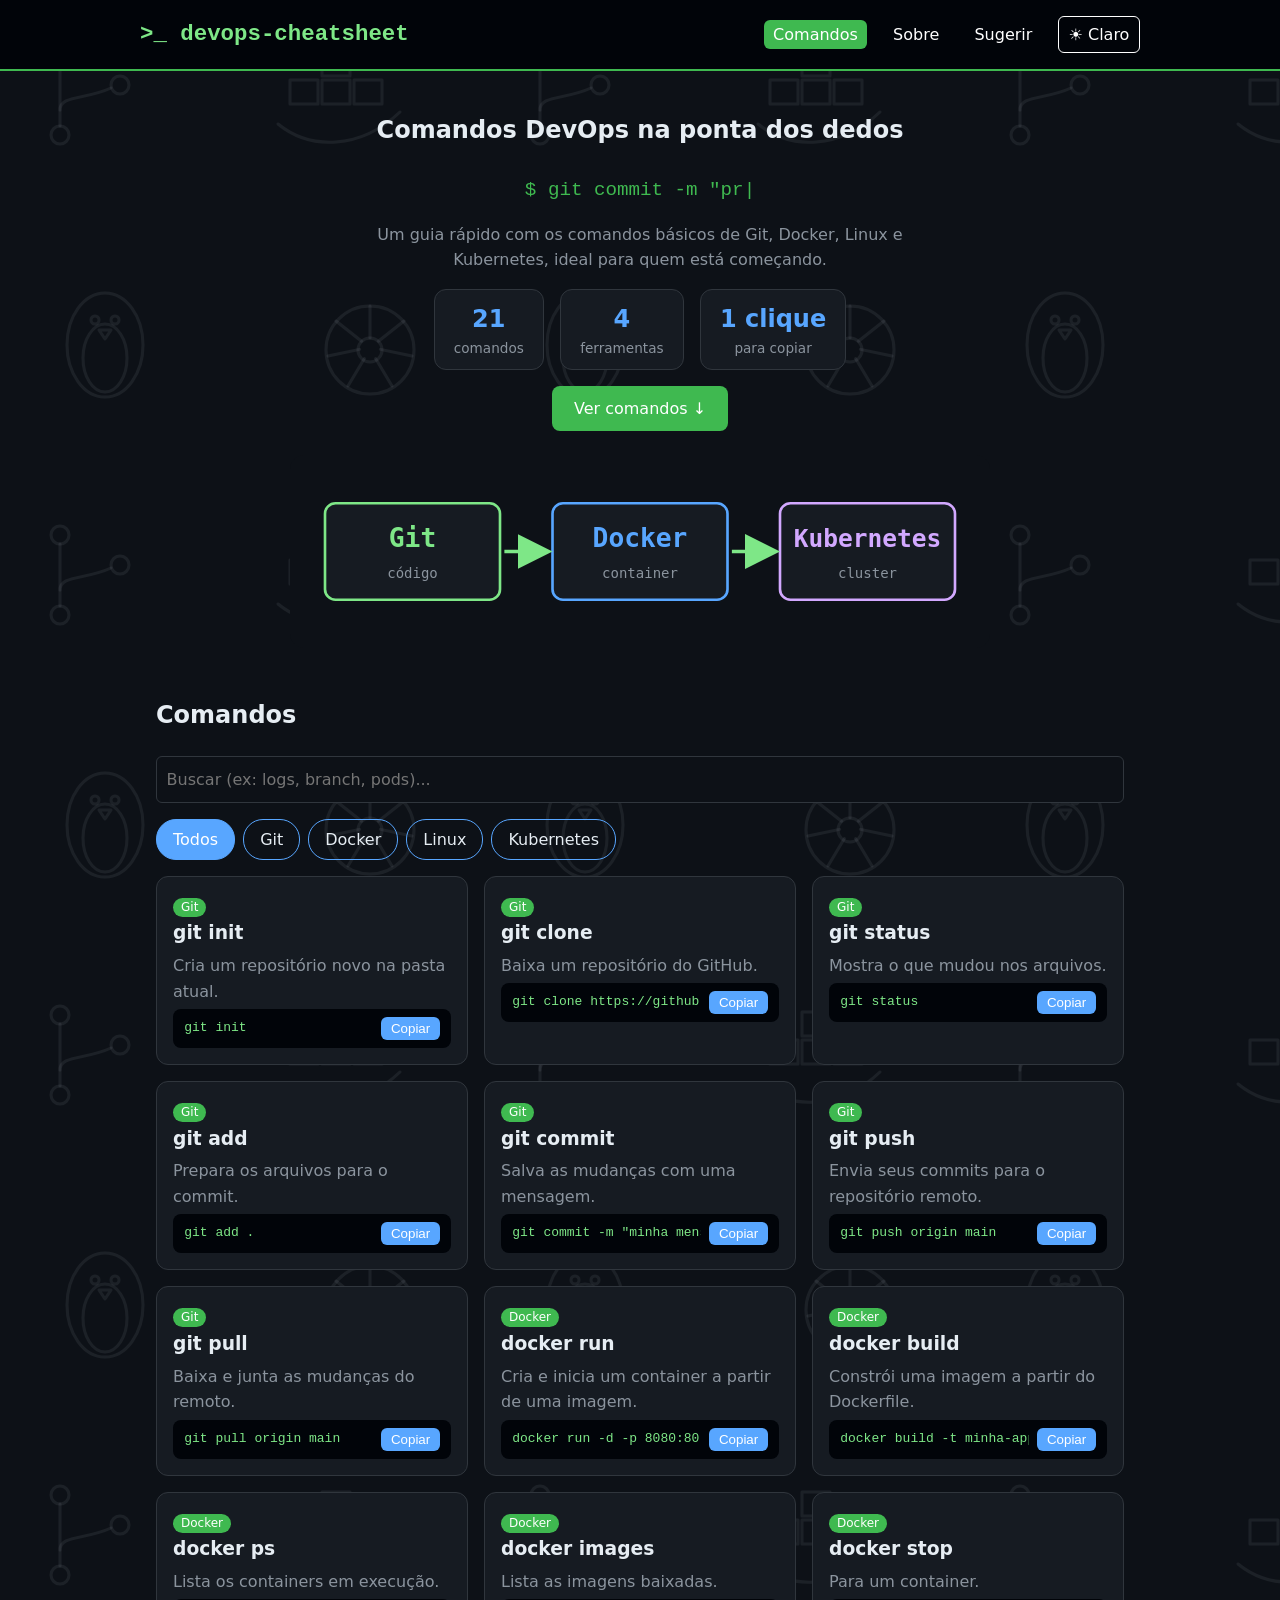
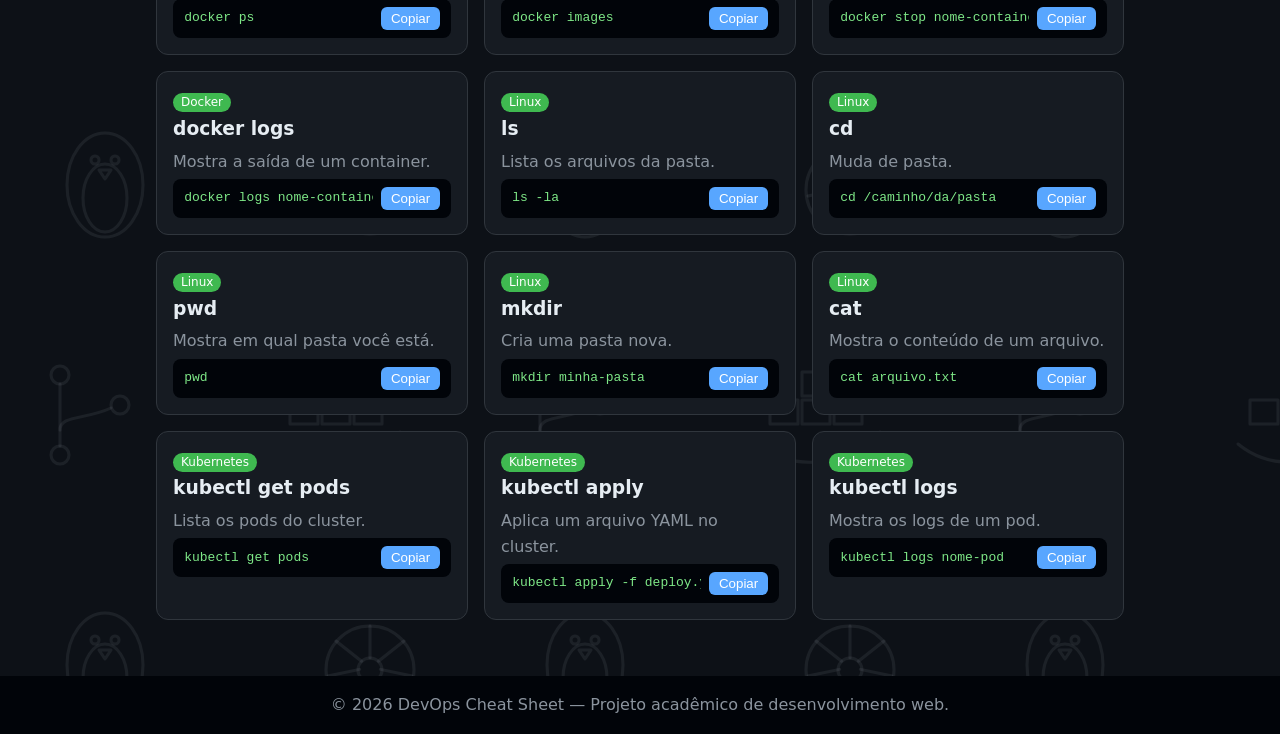
<file: devops/index.html>
<!DOCTYPE html>
<html lang="pt-BR">
<head>
  <meta charset="UTF-8">
  <meta name="viewport" content="width=device-width, initial-scale=1">
  <meta name="description" content="Guia rápido com os comandos básicos de Git, Docker, Linux e Kubernetes para quem está começando em DevOps.">
  <title>Comandos | DevOps Cheat Sheet</title>
  <link rel="icon" type="image/svg+xml" href="img/favicon.svg">
  <link rel="stylesheet" href="css/style.css">
  <script src="js/script.js" defer></script>
</head>
<body>

<!--Cabeçalho com o logo e o menu de navegação (igual em todas as páginas)-->
<header class="site-header">
  <div class="header-inner">
    <a class="logo" href="index.html" title="Voltar para a tela principal">&gt;_ devops-cheatsheet</a>
    <nav aria-label="Menu principal">
      <ul>
        <li><a href="index.html" class="ativo" aria-current="page">Comandos</a></li>
        <li><a href="sobre.html">Sobre</a></li>
        <li><a href="contato.html">Sugerir</a></li>
        <li><button id="tema-btn" type="button">🌙 Escuro</button></li>
      </ul>
    </nav>
  </div>
</header>

<main>

  <!--Apresentação: título, frase digitada pelo JS, números e a imagem do fluxo DevOps-->
  <section class="hero-home">
    <h1>Comandos DevOps na ponta dos dedos</h1>
    <p class="digitando" aria-hidden="true">$ <span id="digitando"></span><span class="cursor">|</span></p>
    <p>Um guia rápido com os comandos básicos de Git, Docker, Linux e Kubernetes, ideal para quem está começando.</p>
    <div class="stats">
      <div><strong id="total-cmds">0</strong><span>comandos</span></div>
      <div><strong>4</strong><span>ferramentas</span></div>
      <div><strong>1 clique</strong><span>para copiar</span></div>
    </div>
    <a class="btn-link" href="#titulo-cmds">Ver comandos ↓</a>
    <img src="img/pipeline.svg" alt="Fluxo DevOps: código no Git, container no Docker e execução no Kubernetes">
  </section>

  <!--Lista de comandos: busca + botões de filtro + grade de cards (o filtro é feito no script.js)-->
  <section aria-labelledby="titulo-cmds">
    <h2 id="titulo-cmds">Comandos</h2>

    <label for="busca" class="sr">Buscar comando</label>
    <input type="search" id="busca" placeholder="Buscar (ex: logs, branch, pods)...">

    <!--O data-filtro de cada botão tem que bater com o data-categoria dos cards-->
    <div class="filtros" role="group" aria-label="Filtrar por ferramenta">
      <button type="button" data-filtro="todos" class="ativo" aria-pressed="true">Todos</button>
      <button type="button" data-filtro="git" aria-pressed="false">Git</button>
      <button type="button" data-filtro="docker" aria-pressed="false">Docker</button>
      <button type="button" data-filtro="linux" aria-pressed="false">Linux</button>
      <button type="button" data-filtro="kubectl" aria-pressed="false">Kubernetes</button>
    </div>

    <div class="grade">
      <!--Comandos de Git (controle de versão)-->
      <article class="item" data-categoria="git">
        <span class="tag">Git</span>
        <h3>git init</h3>
        <p>Cria um repositório novo na pasta atual.</p>
        <div class="cmd">
          <code>git init</code>
          <button type="button" class="copiar" aria-label="Copiar git init">Copiar</button>
        </div>
      </article>
      <article class="item" data-categoria="git">
        <span class="tag">Git</span>
        <h3>git clone</h3>
        <p>Baixa um repositório do GitHub.</p>
        <div class="cmd">
          <code>git clone https://github.com/usuario/repo.git</code>
          <button type="button" class="copiar" aria-label="Copiar git clone">Copiar</button>
        </div>
      </article>
      <article class="item" data-categoria="git">
        <span class="tag">Git</span>
        <h3>git status</h3>
        <p>Mostra o que mudou nos arquivos.</p>
        <div class="cmd">
          <code>git status</code>
          <button type="button" class="copiar" aria-label="Copiar git status">Copiar</button>
        </div>
      </article>
      <article class="item" data-categoria="git">
        <span class="tag">Git</span>
        <h3>git add</h3>
        <p>Prepara os arquivos para o commit.</p>
        <div class="cmd">
          <code>git add .</code>
          <button type="button" class="copiar" aria-label="Copiar git add">Copiar</button>
        </div>
      </article>
      <article class="item" data-categoria="git">
        <span class="tag">Git</span>
        <h3>git commit</h3>
        <p>Salva as mudanças com uma mensagem.</p>
        <div class="cmd">
          <code>git commit -m "minha mensagem"</code>
          <button type="button" class="copiar" aria-label="Copiar git commit">Copiar</button>
        </div>
      </article>
      <article class="item" data-categoria="git">
        <span class="tag">Git</span>
        <h3>git push</h3>
        <p>Envia seus commits para o repositório remoto.</p>
        <div class="cmd">
          <code>git push origin main</code>
          <button type="button" class="copiar" aria-label="Copiar git push">Copiar</button>
        </div>
      </article>
      <article class="item" data-categoria="git">
        <span class="tag">Git</span>
        <h3>git pull</h3>
        <p>Baixa e junta as mudanças do remoto.</p>
        <div class="cmd">
          <code>git pull origin main</code>
          <button type="button" class="copiar" aria-label="Copiar git pull">Copiar</button>
        </div>
      </article>
      <!--Comandos de Docker (containers)-->
      <article class="item" data-categoria="docker">
        <span class="tag">Docker</span>
        <h3>docker run</h3>
        <p>Cria e inicia um container a partir de uma imagem.</p>
        <div class="cmd">
          <code>docker run -d -p 8080:80 nginx</code>
          <button type="button" class="copiar" aria-label="Copiar docker run">Copiar</button>
        </div>
      </article>
      <article class="item" data-categoria="docker">
        <span class="tag">Docker</span>
        <h3>docker build</h3>
        <p>Constrói uma imagem a partir do Dockerfile.</p>
        <div class="cmd">
          <code>docker build -t minha-app .</code>
          <button type="button" class="copiar" aria-label="Copiar docker build">Copiar</button>
        </div>
      </article>
      <article class="item" data-categoria="docker">
        <span class="tag">Docker</span>
        <h3>docker ps</h3>
        <p>Lista os containers em execução.</p>
        <div class="cmd">
          <code>docker ps</code>
          <button type="button" class="copiar" aria-label="Copiar docker ps">Copiar</button>
        </div>
      </article>
      <article class="item" data-categoria="docker">
        <span class="tag">Docker</span>
        <h3>docker images</h3>
        <p>Lista as imagens baixadas.</p>
        <div class="cmd">
          <code>docker images</code>
          <button type="button" class="copiar" aria-label="Copiar docker images">Copiar</button>
        </div>
      </article>
      <article class="item" data-categoria="docker">
        <span class="tag">Docker</span>
        <h3>docker stop</h3>
        <p>Para um container.</p>
        <div class="cmd">
          <code>docker stop nome-container</code>
          <button type="button" class="copiar" aria-label="Copiar docker stop">Copiar</button>
        </div>
      </article>
      <article class="item" data-categoria="docker">
        <span class="tag">Docker</span>
        <h3>docker logs</h3>
        <p>Mostra a saída de um container.</p>
        <div class="cmd">
          <code>docker logs nome-container</code>
          <button type="button" class="copiar" aria-label="Copiar docker logs">Copiar</button>
        </div>
      </article>
      <!--Comandos básicos de Linux (terminal)-->
      <article class="item" data-categoria="linux">
        <span class="tag">Linux</span>
        <h3>ls</h3>
        <p>Lista os arquivos da pasta.</p>
        <div class="cmd">
          <code>ls -la</code>
          <button type="button" class="copiar" aria-label="Copiar ls">Copiar</button>
        </div>
      </article>
      <article class="item" data-categoria="linux">
        <span class="tag">Linux</span>
        <h3>cd</h3>
        <p>Muda de pasta.</p>
        <div class="cmd">
          <code>cd /caminho/da/pasta</code>
          <button type="button" class="copiar" aria-label="Copiar cd">Copiar</button>
        </div>
      </article>
      <article class="item" data-categoria="linux">
        <span class="tag">Linux</span>
        <h3>pwd</h3>
        <p>Mostra em qual pasta você está.</p>
        <div class="cmd">
          <code>pwd</code>
          <button type="button" class="copiar" aria-label="Copiar pwd">Copiar</button>
        </div>
      </article>
      <article class="item" data-categoria="linux">
        <span class="tag">Linux</span>
        <h3>mkdir</h3>
        <p>Cria uma pasta nova.</p>
        <div class="cmd">
          <code>mkdir minha-pasta</code>
          <button type="button" class="copiar" aria-label="Copiar mkdir">Copiar</button>
        </div>
      </article>
      <article class="item" data-categoria="linux">
        <span class="tag">Linux</span>
        <h3>cat</h3>
        <p>Mostra o conteúdo de um arquivo.</p>
        <div class="cmd">
          <code>cat arquivo.txt</code>
          <button type="button" class="copiar" aria-label="Copiar cat">Copiar</button>
        </div>
      </article>
      <!--Comandos de Kubernetes (kubectl)-->
      <article class="item" data-categoria="kubectl">
        <span class="tag">Kubernetes</span>
        <h3>kubectl get pods</h3>
        <p>Lista os pods do cluster.</p>
        <div class="cmd">
          <code>kubectl get pods</code>
          <button type="button" class="copiar" aria-label="Copiar kubectl get pods">Copiar</button>
        </div>
      </article>
      <article class="item" data-categoria="kubectl">
        <span class="tag">Kubernetes</span>
        <h3>kubectl apply</h3>
        <p>Aplica um arquivo YAML no cluster.</p>
        <div class="cmd">
          <code>kubectl apply -f deploy.yaml</code>
          <button type="button" class="copiar" aria-label="Copiar kubectl apply">Copiar</button>
        </div>
      </article>
      <article class="item" data-categoria="kubectl">
        <span class="tag">Kubernetes</span>
        <h3>kubectl logs</h3>
        <p>Mostra os logs de um pod.</p>
        <div class="cmd">
          <code>kubectl logs nome-pod</code>
          <button type="button" class="copiar" aria-label="Copiar kubectl logs">Copiar</button>
        </div>
      </article>
    </div>

    <!--Aparece só quando a busca/filtro não encontra nada-->
    <p id="vazio">Nenhum comando encontrado.</p>
  </section>

</main>

<!--Rodapé-->
<footer class="site-footer">
  <p>&copy; 2026 DevOps Cheat Sheet — Projeto acadêmico de desenvolvimento web.</p>
</footer>

</body>
</html>
</file>
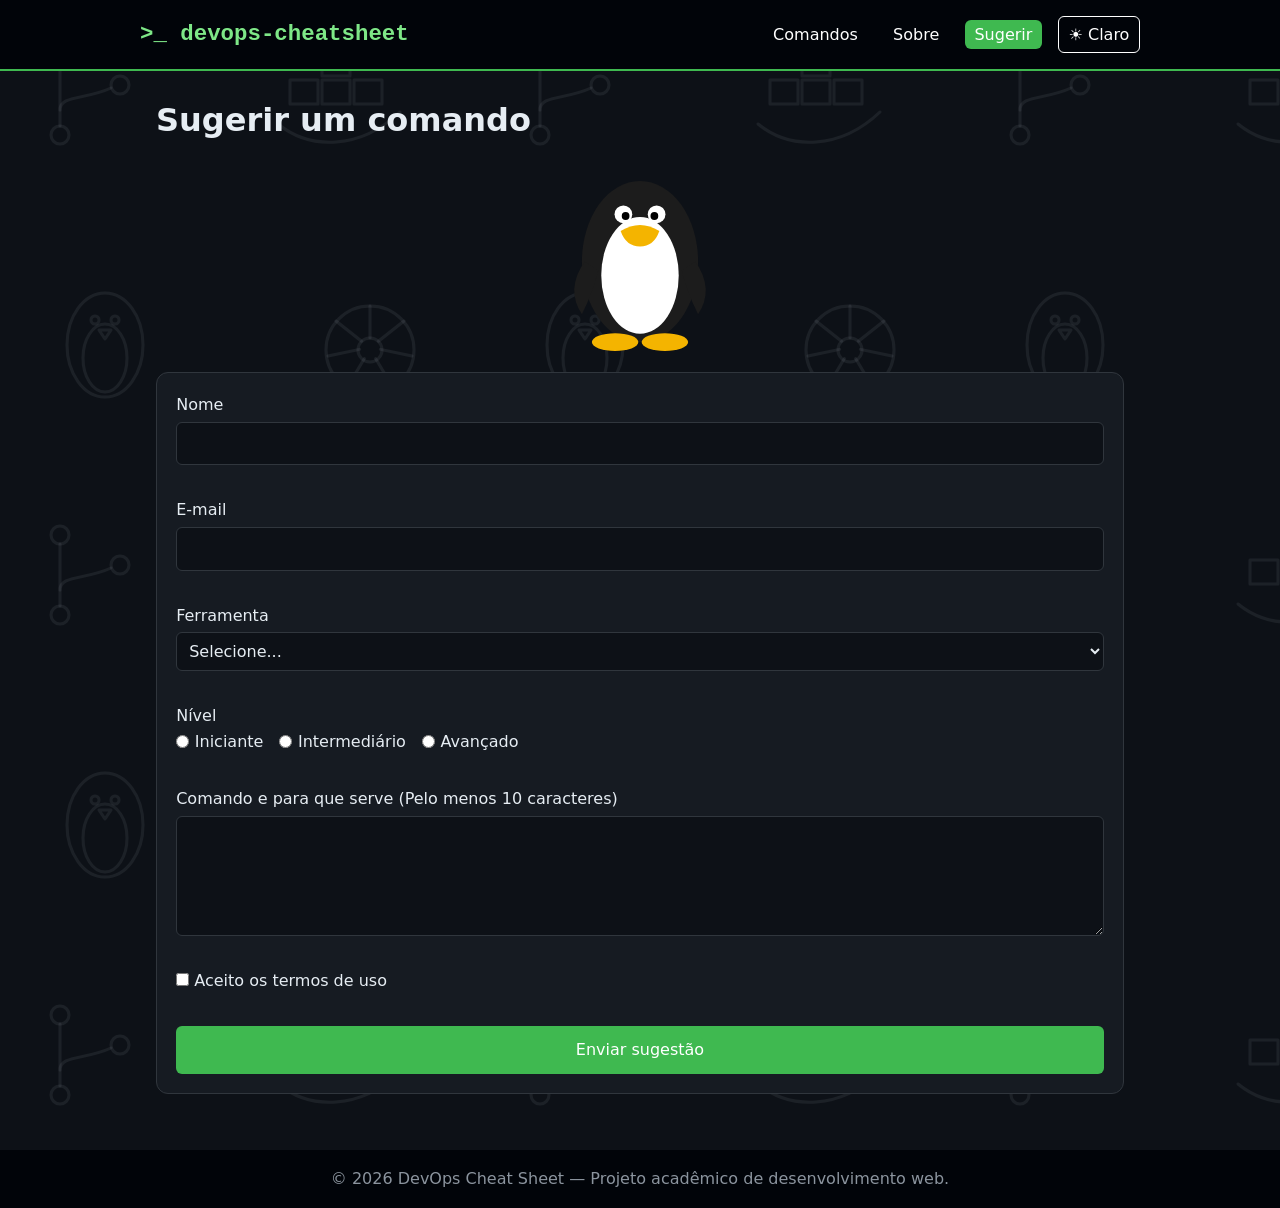
<file: devops/contato.html>
<!DOCTYPE html>
<html lang="pt-BR">
<head>
  <meta charset="UTF-8">
  <meta name="viewport" content="width=device-width, initial-scale=1">
  <meta name="description" content="Envie a sugestão de um comando DevOps para entrar no guia.">
  <title>Sugerir | DevOps Cheat Sheet</title>
  <link rel="icon" type="image/svg+xml" href="img/favicon.svg">
  <link rel="stylesheet" href="css/style.css">
  <script src="js/script.js" defer></script>
</head>
<body>

<!--Cabeçalho com o logo e o menu de navegação (igual em todas as páginas)-->
<header class="site-header">
  <div class="header-inner">
    <a class="logo" href="index.html" title="Voltar para a tela principal">&gt;_ devops-cheatsheet</a>
    <nav aria-label="Menu principal">
      <ul>
        <li><a href="index.html">Comandos</a></li>
        <li><a href="sobre.html">Sobre</a></li>
        <li><a href="contato.html" class="ativo" aria-current="page">Sugerir</a></li>
        <li><button id="tema-btn" type="button">🌙 Escuro</button></li>
      </ul>
    </nav>
  </div>
</header>

<main>
  <h1>Sugerir um comando</h1>

  <section aria-labelledby="titulo-form">
    <h2 id="titulo-form" class="sr">Formulário de sugestão</h2>
    <!--Passando o mouse (ou focando) no Tux aparece o nome dele-->
    <span class="dica dica-tux" data-dica="Tux, o mascote do Linux" tabindex="0">
      <img src="img/tux.svg" alt="Tux, o pinguim mascote do Linux" class="tux">
    </span>

    <form id="form-contato" novalidate>

      <!--Campo de texto-->
      <div class="campo">
        <label for="nome">Nome</label>
        <input type="text" id="nome" name="nome" autocomplete="name">
        <span class="erro"></span>
      </div>

      <!--Campo de e-mail-->
      <div class="campo">
        <label for="email">E-mail</label>
        <input type="email" id="email" name="email" autocomplete="email">
        <span class="erro"></span>
      </div>

      <!--Lista de seleção-->
      <div class="campo">
        <label for="ferramenta">Ferramenta</label>
        <select id="ferramenta" name="ferramenta">
          <option value="">Selecione...</option>
          <option>Git</option>
          <option>Docker</option>
          <option>Linux</option>
          <option>kubectl</option>
          <option>Outra</option>
        </select>
        <span class="erro"></span>
      </div>

      <!--Botões de rádio (só um pode ficar marcado)-->
      <fieldset class="campo">
        <legend>Nível</legend>
        <div class="opcoes">
          <label><input type="radio" name="nivel" value="iniciante"> Iniciante</label>
          <label><input type="radio" name="nivel" value="intermediario"> Intermediário</label>
          <label><input type="radio" name="nivel" value="avancado"> Avançado</label>
        </div>
        <span class="erro"></span>
      </fieldset>

      <!--Área de texto maior-->
      <div class="campo">
        <label for="descricao">Comando e para que serve (Pelo menos 10 caracteres)</label>
        <textarea id="descricao" name="descricao" rows="4"></textarea>
        <span class="erro"></span>
      </div>

      <!--Caixa de seleção (checkbox)-->
      <div class="campo">
        <label><input type="checkbox" name="termos"> Aceito os termos de uso</label>
        <span class="erro"></span>
      </div>

      <button type="submit" class="btn">Enviar sugestão</button>

      <!--Mensagem de sucesso ou erro depois de enviar-->
      <div id="feedback" role="alert"></div>
    </form>
  </section>
</main>

<!--Rodapé-->
<footer class="site-footer">
  <p>&copy; 2026 DevOps Cheat Sheet — Projeto acadêmico de desenvolvimento web.</p>
</footer>

</body>
</html>
</file>
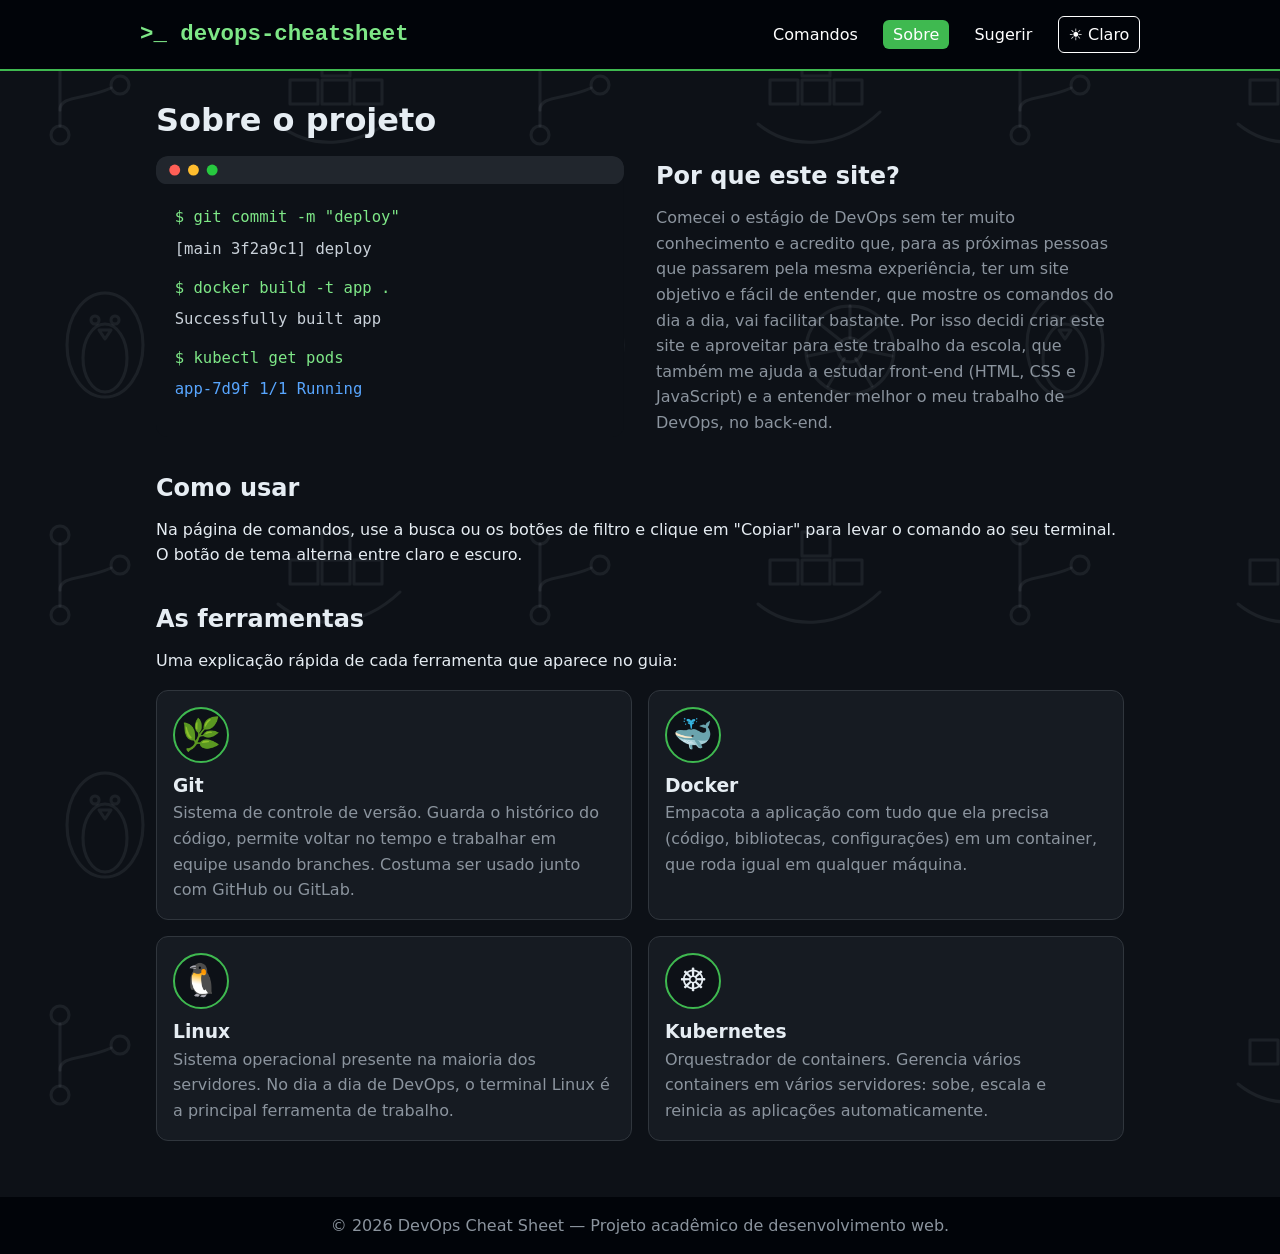
<file: devops/sobre.html>
<!DOCTYPE html>
<html lang="pt-BR">
<head>
  <meta charset="UTF-8">
  <meta name="viewport" content="width=device-width, initial-scale=1">
  <meta name="description" content="Por que este guia de comandos DevOps foi criado e o que cada ferramenta faz.">
  <title>Sobre | DevOps Cheat Sheet</title>
  <link rel="icon" type="image/svg+xml" href="img/favicon.svg">
  <link rel="stylesheet" href="css/style.css">
  <script src="js/script.js" defer></script>
</head>
<body>

<!--Cabeçalho com o logo e o menu de navegação (igual em todas as páginas)-->
<header class="site-header">
  <div class="header-inner">
    <a class="logo" href="index.html" title="Voltar para a tela principal">&gt;_ devops-cheatsheet</a>
    <nav aria-label="Menu principal">
      <ul>
        <li><a href="index.html">Comandos</a></li>
        <li><a href="sobre.html" class="ativo" aria-current="page">Sobre</a></li>
        <li><a href="contato.html">Sugerir</a></li>
        <li><button id="tema-btn" type="button">🌙 Escuro</button></li>
      </ul>
    </nav>
  </div>
</header>

<main>
  <h1>Sobre o projeto</h1>

  <!--Imagem do terminal ao lado do texto (flex em linha no desktop, em coluna no celular)-->
  <section class="hero">
    <img src="img/terminal.svg" alt="Terminal com comandos de exemplo">
    <div>
      <h2>Por que este site?</h2>
      <p>Comecei o estágio de DevOps sem ter muito conhecimento e acredito que, para as próximas pessoas que passarem pela mesma experiência, ter um site objetivo e fácil de entender, que mostre os comandos do dia a dia, vai facilitar bastante. Por isso decidi criar este site e aproveitar para este trabalho da escola, que também me ajuda a estudar front-end (HTML, CSS e JavaScript) e a entender melhor o meu trabalho de DevOps, no back-end.</p>
    </div>
  </section>

  <section>
    <h2>Como usar</h2>
    <p>Na página de comandos, use a busca ou os botões de filtro e clique em "Copiar" para levar o comando ao seu terminal. O botão de tema alterna entre claro e escuro.</p>
  </section>

  <!--Um card para cada ferramenta usada no guia-->
  <section aria-labelledby="titulo-ferr">
    <h2 id="titulo-ferr">As ferramentas</h2>
    <p>Uma explicação rápida de cada ferramenta que aparece no guia:</p>
    <div class="ferramentas">
      <article class="ferramenta">
        <span class="icone" aria-hidden="true">🌿</span>
        <h3>Git</h3>
        <p>Sistema de controle de versão. Guarda o histórico do código, permite voltar no tempo e trabalhar em equipe usando branches. Costuma ser usado junto com GitHub ou GitLab.</p>
      </article>
      <article class="ferramenta">
        <span class="icone" aria-hidden="true">🐳</span>
        <h3>Docker</h3>
        <p>Empacota a aplicação com tudo que ela precisa (código, bibliotecas, configurações) em um container, que roda igual em qualquer máquina.</p>
      </article>
      <article class="ferramenta">
        <span class="icone dica" data-dica="Tux, o mascote do Linux" aria-hidden="true">🐧</span>
        <h3>Linux</h3>
        <p>Sistema operacional presente na maioria dos servidores. No dia a dia de DevOps, o terminal Linux é a principal ferramenta de trabalho.</p>
      </article>
      <article class="ferramenta">
        <span class="icone" aria-hidden="true">☸️</span>
        <h3>Kubernetes</h3>
        <p>Orquestrador de containers. Gerencia vários containers em vários servidores: sobe, escala e reinicia as aplicações automaticamente.</p>
      </article>
    </div>
  </section>
</main>

<!--Rodapé-->
<footer class="site-footer">
  <p>&copy; 2026 DevOps Cheat Sheet — Projeto acadêmico de desenvolvimento web.</p>
</footer>

</body>
</html>
</file>
<file: devops/css/style.css>
/*Variáveis de cor: O tema escuro é o padrão (:root)*/
:root {
  --bg: #0d1117;
  --card: #161b22;
  --text: #e6edf3;
  --muted: #8b949e;
  --primary: #58a6ff;
  --accent: #3fb950;
  --border: #30363d;
  --code: #010409;
  --code-text: #7ee787;
}

/*Tema claro: o JS coloca data-theme="light" no <html> quando clica no botão*/
[data-theme="light"] {
  --bg: #f6f8fa;
  --card: #ffffff;
  --text: #1f2328;
  --muted: #57606a;
  --primary: #0969da;
  --accent: #1a7f37;
  --border: #d0d7de;
  --code: #0d1117;
  --code-text: #7ee787;
}


/*Base/reset */
* {
  box-sizing: border-box;
  margin: 0;
  padding: 0;
}

body {
  font-family: system-ui, sans-serif;
  /* Cor de fundo do tema + padrão suave com os símbolos de Git,
     Docker, Linux e Kubernetes */
  background-color: var(--bg);
  background-image: url("../img/fundo.svg");
  color: var(--text);
  line-height: 1.6;
  min-height: 100vh;
  display: flex;
  flex-direction: column;
  transition: background 0.3s, color 0.3s;
}

main {
  flex: 1;
  width: 100%;
  max-width: 1000px;
  margin: 0 auto;
  padding: 1.5rem 1rem;
}

img {
  max-width: 100%;
  border-radius: 12px;
  display: block;
}

h1,
h2 {
  margin-bottom: 0.6rem;
}

section {
  margin-bottom: 2rem;
}

/*Esconde o texto só visualmente, mas o leitor de tela
   ainda lê (uso nos labels que não aparecem).*/
.sr {
  position: absolute;
  left: -9999px;
}


/*Cabeçalho e menu*/
.site-header {
  background: var(--code);
  color: #fff;
  padding: 1rem;
  border-bottom: 2px solid var(--accent);
}

.header-inner {
  max-width: 1000px;
  margin: 0 auto;
  display: flex;
  justify-content: space-between;
  align-items: center;
  flex-wrap: wrap;
  gap: 0.8rem;
}

.logo {
  font-family: monospace;
  font-size: 1.4rem;
  font-weight: bold;
  color: var(--code-text);
  text-decoration: none;
}

.logo:hover {
  opacity: 0.8;
}

nav ul {
  display: flex;
  gap: 1rem;
  list-style: none;
  align-items: center;
}

nav a {
  color: #fff;
  text-decoration: none;
  padding: 0.3rem 0.6rem;
  border-radius: 6px;
}

/*A classe .ativo marca a página em que o usuário está */
nav a:hover,
nav a.ativo {
  background: var(--accent);
}

#tema-btn {
  background: none;
  border: 1px solid #fff;
  color: #fff;
  border-radius: 6px;
  padding: 0.3rem 0.6rem;
  cursor: pointer;
  font: inherit;
}


/*Página "Sobre": imagem + texto lado a lado*/
.hero {
  display: flex;
  align-items: center;
  gap: 2rem;
}

/*min-width: 0 evita que a imagem estoure o espaço do flex*/
.hero > * {
  flex: 1;
  min-width: 0;
}

.hero img {
  width: 100%;
  height: auto;
}

.hero p {
  color: var(--muted);
}

.ferramentas {
  display: flex;
  flex-wrap: wrap;
  gap: 1rem;
  margin-top: 1rem;
}

/*Dois cards por linha:*/
.ferramenta {
  flex: 0 0 calc((100% - 1rem) / 2);
  min-width: 0;
  background: var(--card);
  border: 1px solid var(--border);
  border-radius: 12px;
  padding: 1rem;
}

.ferramenta p {
  color: var(--muted);
}

.icone {
  display: flex;
  align-items: center;
  justify-content: center;
  width: 56px;
  height: 56px;
  font-size: 2rem;
  background: var(--bg);
  border: 2px solid var(--accent);
  border-radius: 50%;
  margin-bottom: 0.5rem;
}


/*Página inicial:*/
.hero-home {
  display: flex;
  flex-direction: column;
  align-items: center;
  text-align: center;
  gap: 1rem;
  padding: 1rem 0;
}

.hero-home > p {
  color: var(--muted);
  max-width: 600px;
}

/*Linha com o efeito de digitação*/
.hero-home .digitando {
  font-family: monospace;
  font-size: 1.2rem;
  color: var(--accent);
  min-height: 1.8rem;
}

.cursor {
  animation: piscar 1s steps(1) infinite;
}

@keyframes piscar {
  50% {
    opacity: 0;
  }
}

.hero-home img {
  width: 100%;
  max-width: 700px;
  margin-top: 0.5rem;
}

/*Os três "números" da home*/
.stats {
  display: flex;
  flex-wrap: wrap;
  justify-content: center;
  gap: 1rem;
}

.stats div {
  display: flex;
  flex-direction: column;
  background: var(--card);
  border: 1px solid var(--border);
  border-radius: 12px;
  padding: 0.6rem 1.2rem;
}

.stats strong {
  font-size: 1.5rem;
  color: var(--primary);
}

.stats span {
  color: var(--muted);
  font-size: 0.85rem;
}

.btn-link {
  background: var(--accent);
  color: #fff;
  text-decoration: none;
  padding: 0.6rem 1.4rem;
  border-radius: 8px;
}


/*Busca, filtros e grade de comandos*/
#busca {
  width: 100%;
  padding: 0.6rem;
  margin-top: 0.8rem;
}

.filtros {
  display: flex;
  gap: 0.5rem;
  flex-wrap: wrap;
  margin: 1rem 0;
}

.filtros button {
  padding: 0.4rem 1rem;
  border: 1px solid var(--primary);
  background: transparent;
  color: var(--text);
  border-radius: 20px;
  cursor: pointer;
  font: inherit;
}

.filtros button.ativo {
  background: var(--primary);
  color: #fff;
}

/*Grade feita com flexbox:*/
.grade {
  display: flex;
  flex-wrap: wrap;
  gap: 1rem;
}

.item {
  flex: 0 0 calc((100% - 2rem) / 3);
  min-width: 0;
  background: var(--card);
  border: 1px solid var(--border);
  border-radius: 12px;
  padding: 1rem;
}

/*O filtro do JS só liga/desliga essa classe*/
.item.oculto {
  display: none;
}

.tag {
  display: inline-block;
  font-size: 0.75rem;
  background: var(--accent);
  color: #fff;
  padding: 0 0.5rem;
  border-radius: 10px;
}

.item p {
  color: var(--muted);
  margin: 0.3rem 0;
}

/*Caixinha escura que parece um terminal, com o botão de copiar*/
.cmd {
  display: flex;
  gap: 0.5rem;
  align-items: center;
  background: var(--code);
  border-radius: 8px;
  padding: 0.5rem 0.7rem;
}

.cmd code {
  flex: 1;
  color: var(--code-text);
  font-family: monospace;
  overflow-x: auto;
  white-space: nowrap;
}

.copiar {
  background: var(--primary);
  color: #fff;
  border: 0;
  border-radius: 6px;
  padding: 0.25rem 0.6rem;
  cursor: pointer;
}

.copiar.ok {
  background: var(--accent);
}

/*Mensagem de "nada encontrado":*/
#vazio {
  display: none;
  color: var(--muted);
}


/*Formulário de sugestão*/
form {
  background: var(--card);
  border: 1px solid var(--border);
  border-radius: 12px;
  padding: 1.2rem;
  display: flex;
  flex-direction: column;
  gap: 0.9rem;
}

.campo {
  display: flex;
  flex-direction: column;
  gap: 0.25rem;
  border: 0;
}

input,
select,
textarea {
  padding: 0.5rem;
  border: 1px solid var(--border);
  border-radius: 6px;
  background: var(--bg);
  color: var(--text);
  font: inherit;
}

/*Radio e checkbox*/
input[type="radio"],
input[type="checkbox"] {
  padding: 0;
  accent-color: var(--accent);
}

.opcoes {
  display: flex;
  flex-wrap: wrap;
  gap: 1rem;
}

.opcoes label {
  display: flex;
  align-items: center;
  gap: 0.35rem;
}

/*Borda vermelha quando o JS marca o campo como inválido*/
input.invalido,
select.invalido,
textarea.invalido {
  border-color: #cf222e;
}

.erro {
  color: #cf222e;
  font-size: 0.85rem;
  min-height: 1em;
}

.btn {
  background: var(--accent);
  color: #fff;
  border: 0;
  padding: 0.7rem;
  border-radius: 6px;
  cursor: pointer;
  font: inherit;
}

/*Caixa de feedback (sucesso ou erro), escondida até o JS usar*/
#feedback {
  padding: 0.8rem;
  border-radius: 6px;
  display: none;
}

#feedback.sucesso {
  display: block;
  background: #dafbe1;
  color: #116329;
}

#feedback.falha {
  display: block;
  background: #ffebe9;
  color: #82071e;
}

.tux {
  height: 200px;
  width: auto;
}


/*Dica que aparece quando passa o mouse no Tux (mascote do Linux)*/
.dica {
  position: relative;
}

/*O texto da dica vem do atributo data-dica do HTML*/
.dica::after {
  content: attr(data-dica);
  position: absolute;
  bottom: calc(100% + 6px);
  left: 0;
  white-space: nowrap;
  font-size: 0.85rem;
  background: var(--code);
  color: #fff;
  border: 1px solid var(--accent);
  border-radius: 6px;
  padding: 0.3rem 0.6rem;
  opacity: 0;
  pointer-events: none;
  transition: opacity 0.2s;
  z-index: 5;
}

.dica:hover::after,
.dica:focus::after {
  opacity: 1;
}

/*Na imagem do Tux da página de contato a dica fica centralizada */
.dica-tux {
  display: table;
  margin: 0 auto 1rem;
}

.dica-tux::after {
  left: 50%;
  transform: translateX(-50%);
}


/*Rodapé*/
.site-footer {
  background: var(--code);
  color: #8b949e;
  text-align: center;
  padding: 1rem;
  margin-top: auto;
}


/*Tablet:*/
@media (max-width: 900px) {
  .item {
    flex-basis: calc((100% - 1rem) / 2);
  }
}

/*Celular:*/
@media (max-width: 700px) {
  .hero {
    flex-direction: column;
  }

  .header-inner,
  nav ul {
    flex-direction: column;
    text-align: center;
  }
}

/* Celular pequeno:*/
@media (max-width: 600px) {
  .item,
  .ferramenta {
    flex-basis: 100%;
  }
}
</file>
